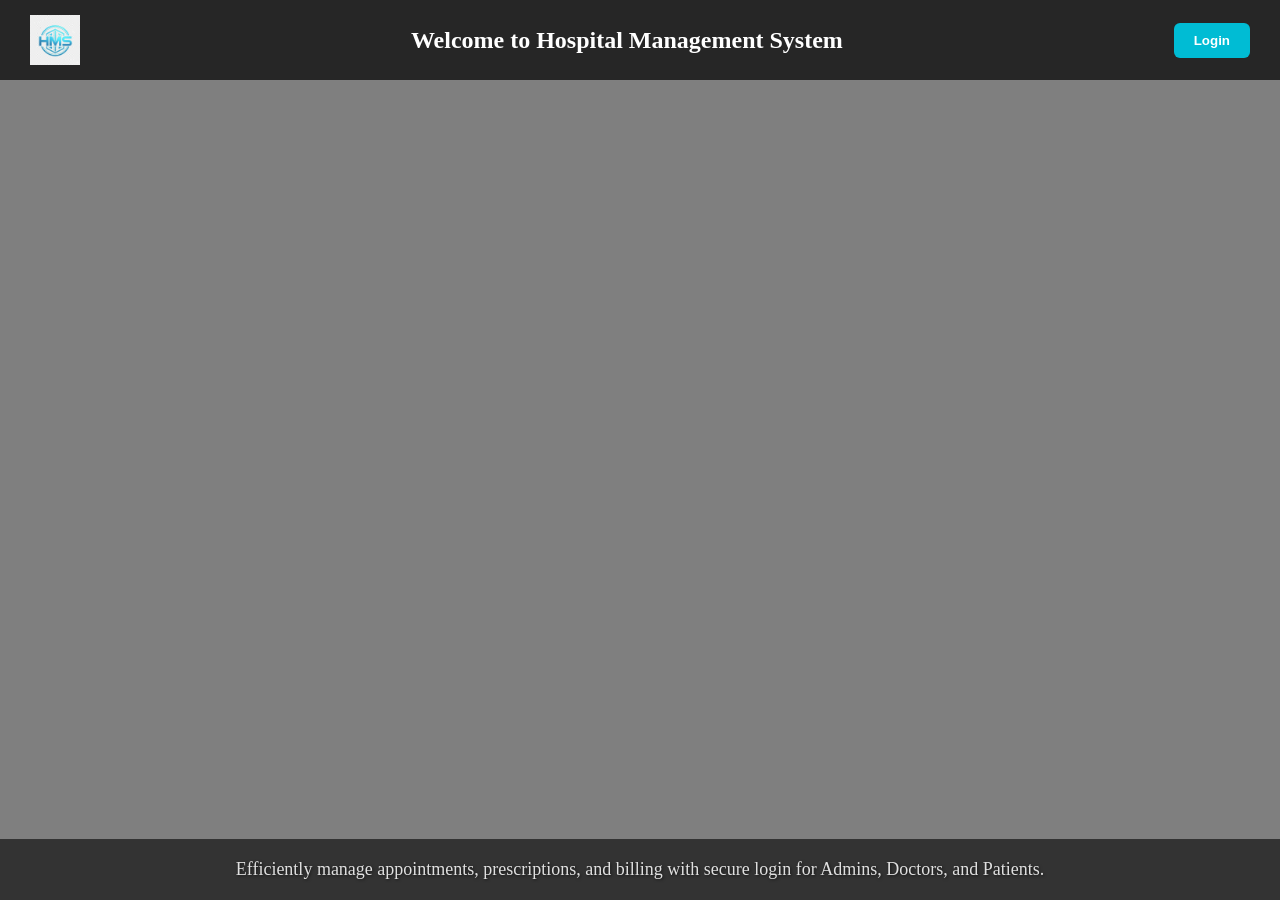
<file: hospital-management/src/main/resources/static/index.html>
<!DOCTYPE html>
<html lang="en">
<head>
    <meta charset="UTF-8" />
    <title>Hospital Portal</title>
    <style>
        /* === RESET & BASIC === */
        * {
          margin: 0;
          padding: 0;
          box-sizing: border-box;
        }

        body {
            background-image: url('http://localhost:8080/images/hms-background.png');
            background-size: cover;
            background-repeat: no-repeat;
            background-position: center;
            min-height: 100vh;
            color: #fff;
            background-color: rgba(0, 0, 0, 0.5);
        }

        /* === NAVBAR === */
        .navbar {
          background-color: rgba(0, 0, 0, 0.7);
          padding: 15px 30px;
          display: flex;
          justify-content: space-between;
          align-items: center;
        }

        .navbar h1 {
          font-size: 24px;
          color: #fff;
        }

        .navbar img {
            height: 50px;
            width: auto;
        }

        .navbar button {
          background-color: #00bcd4;
          color: #fff;
          border: none;
          padding: 10px 20px;
          border-radius: 6px;
          cursor: pointer;
          font-weight: bold;
          transition: background-color 0.3s ease;
        }

        .navbar button:hover {
          background-color: #008fa1;
        }

        /* === FOOTER === */
        footer {
          position: absolute;
          bottom: 0;
          width: 100%;
          background-color: rgba(0, 0, 0, 0.6);
          text-align: center;
          padding: 20px 0;
          font-size: 18px;
          color: #e0e0e0;
          text-shadow: 1px 1px 3px rgba(0, 0, 0, 0.6);
        }

        /* === LOGIN MODAL === */
        .modal {
          display: none;
          position: fixed;
          z-index: 10;
          left: 0;
          top: 0;
          width: 100%;
          height: 100%;
          backdrop-filter: blur(5px);
          justify-content: center;
          align-items: center;
        }

        .modal-content {
          background-color: rgba(0, 0, 0, 0.9);
          padding: 30px 40px;
          border-radius: 10px;
          text-align: center;
          width: 90%;
          max-width: 400px;
        }

        .modal-content h2 {
          margin-bottom: 20px;
        }

        .modal-content button {
          display: block;
          width: 100%;
          padding: 12px;
          margin: 10px 0;
          border: none;
          border-radius: 6px;
          font-weight: bold;
          background-color: #00bcd4;
          color: #fff;
          cursor: pointer;
          transition: background-color 0.3s ease;
        }

        .modal-content button:hover {
          background-color: #009eb2;
        }

        .close {
          position: absolute;
          top: 15px;
          right: 25px;
          font-size: 28px;
          color: #fff;
          cursor: pointer;
        }
    </style>
</head>
<body>

<!-- NAVBAR -->
<nav class="navbar">
    <img src="images/hms-logo.png" alt="Hospital Logo">
    <h1>Welcome to Hospital Management System</h1>
    <button id="loginBtn">Login</button>
</nav>

<!-- FOOTER -->
<footer>
    Efficiently manage appointments, prescriptions, and billing with secure login for Admins, Doctors, and Patients.
</footer>

<!-- LOGIN MODAL -->
<div id="loginModal" class="modal">
    <div class="modal-content">
        <span class="close" id="closeModal">&times;</span>
        <h2>Login As</h2>
        <button onclick="loginAs('admin')">Admin</button>
        <button onclick="loginAs('doctor')">Doctor</button>
        <button onclick="loginAs('patient')">Patient</button>
    </div>
</div>

<script src="login.js"></script>
</body>
</html>
</file>
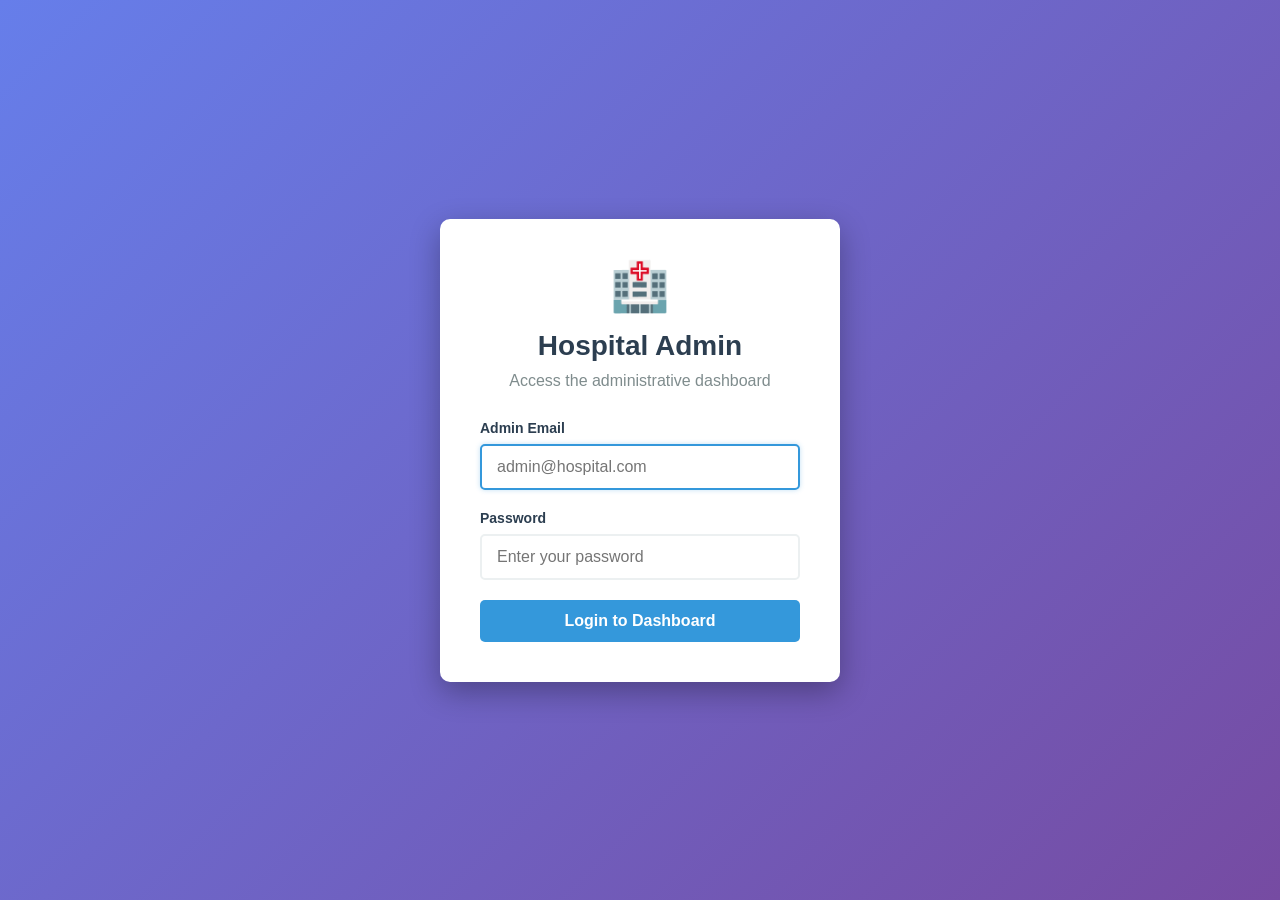
<file: hospital-management/src/main/resources/static/admin-login.html>
<!DOCTYPE html>
<html lang="en">
<head>
    <meta charset="UTF-8" />
    <meta name="viewport" content="width=device-width, initial-scale=1" />
    <title>Admin Login - Hospital Management</title>
    <style>
        * {
            margin: 0;
            padding: 0;
            box-sizing: border-box;
        }

        body {
            font-family: Arial, sans-serif;
            background: linear-gradient(135deg, #667eea 0%, #764ba2 100%);
            height: 100vh;
            display: flex;
            justify-content: center;
            align-items: center;
        }

        .login-container {
            background: white;
            padding: 40px;
            border-radius: 10px;
            box-shadow: 0 10px 30px rgba(0,0,0,0.3);
            width: 100%;
            max-width: 400px;
        }

        .login-header {
            text-align: center;
            margin-bottom: 30px;
        }

        .login-header h1 {
            color: #2c3e50;
            margin-bottom: 10px;
            font-size: 28px;
        }

        .login-header p {
            color: #7f8c8d;
            font-size: 16px;
        }

        .form-group {
            margin-bottom: 20px;
        }

        .form-group label {
            display: block;
            margin-bottom: 8px;
            color: #2c3e50;
            font-weight: bold;
            font-size: 14px;
        }

        .form-group input {
            width: 100%;
            padding: 12px 15px;
            border: 2px solid #ecf0f1;
            border-radius: 5px;
            font-size: 16px;
            transition: border-color 0.3s;
        }

        .form-group input:focus {
            border-color: #3498db;
            outline: none;
            box-shadow: 0 0 5px rgba(52, 152, 219, 0.3);
        }

        .login-btn {
            width: 100%;
            background: #3498db;
            color: white;
            border: none;
            padding: 12px;
            border-radius: 5px;
            font-size: 16px;
            cursor: pointer;
            transition: background 0.3s;
            font-weight: bold;
        }

        .login-btn:hover {
            background: #2980b9;
        }

        .login-btn:active {
            transform: translateY(1px);
        }

        .error-message {
            background: #e74c3c;
            color: white;
            padding: 12px;
            border-radius: 5px;
            margin-bottom: 20px;
            text-align: center;
            display: none;
            font-size: 14px;
        }

        .admin-credentials {
            margin-top: 25px;
            padding: 15px;
            background: #f8f9fa;
            border-radius: 5px;
            font-size: 13px;
            color: #7f8c8d;
            border-left: 4px solid #3498db;
        }

        .admin-credentials h4 {
            margin-bottom: 8px;
            color: #2c3e50;
            font-size: 14px;
        }

        .admin-credentials p {
            margin-bottom: 5px;
        }

        .hospital-icon {
            font-size: 48px;
            margin-bottom: 15px;
        }
    </style>
</head>
<body>
<div class="login-container">
    <div class="login-header">
        <div class="hospital-icon">🏥</div>
        <h1>Hospital Admin</h1>
        <p>Access the administrative dashboard</p>
    </div>

    <div id="error-message" class="error-message"></div>

    <form id="login-form">
        <div class="form-group">
            <label for="email">Admin Email</label>
            <input type="email" id="email" name="email" required
                   placeholder="admin@hospital.com"
                   autocomplete="username">
        </div>

        <div class="form-group">
            <label for="password">Password</label>
            <input type="password" id="password" name="password" required
                   placeholder="Enter your password"
                   autocomplete="current-password">
        </div>

        <button type="submit" class="login-btn">Login to Dashboard</button>
    </form>

</div>

<script src="admin-login.js"></script>
</body>
</html>
</file>
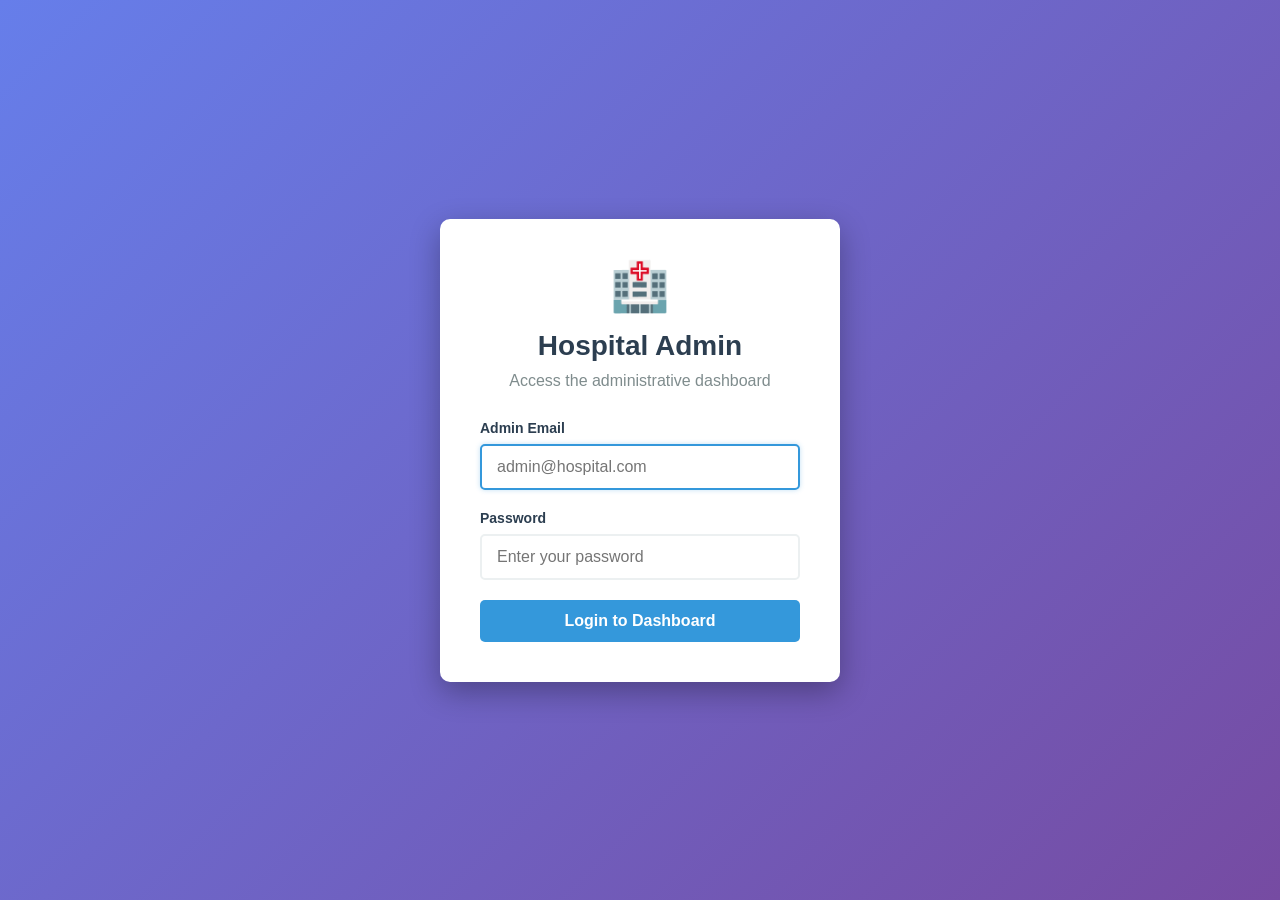
<file: hospital-management/src/main/resources/static/admin.html>
<!DOCTYPE html>
<html lang="en">
<head>
    <meta charset="UTF-8" />
    <meta name="viewport" content="width=device-width, initial-scale=1" />
    <title>Advanced Admin Dashboard</title>
    <style>
        /* Reset and Base Styles */
        * {
            margin: 0;
            padding: 0;
            box-sizing: border-box;
        }

        body {
            font-family: Arial, sans-serif;
            background: #f5f5f5;
            display: grid;
            grid-template-areas:
                "nav nav"
                "sidebar main";
            grid-template-rows: 60px 1fr;
            grid-template-columns: 250px 1fr;
            height: 100vh;
        }

        /* Navigation */
        nav {
            grid-area: nav;
            background: #2c3e50;
            color: white;
            display: flex;
            align-items: center;
            padding: 0 20px;
            font-size: 20px;
            font-weight: bold;
        }

        /* Sidebar */
        #sidebar {
            grid-area: sidebar;
            background: #34495e;
            padding: 20px 0;
        }

        #sidebar button {
            width: 100%;
            padding: 15px 20px;
            background: none;
            border: none;
            color: white;
            text-align: left;
            cursor: pointer;
            font-size: 16px;
            transition: background 0.3s;
        }

        #sidebar button:hover {
            background: #2c3e50;
        }

        #sidebar button.active {
            background: #3498db;
        }

        /* Main Content */
        main {
            grid-area: main;
            padding: 20px;
            overflow-y: auto;
        }

        #main-title {
            margin-bottom: 20px;
            color: #2c3e50;
        }

        #action-buttons-container {
            margin-bottom: 20px;
        }

        .section-btn {
            background: #3498db;
            color: white;
            border: none;
            padding: 10px 20px;
            margin: 5px;
            border-radius: 5px;
            cursor: pointer;
        }

        .section-btn:hover {
            background: #2980b9;
        }

        /* Booked Patients Section */
        .booked-patients-section {
            background: #f8f9fa;
            padding: 20px;
            border-radius: 8px;
            margin-bottom: 20px;
            border-left: 4px solid #007bff;
        }

        .patient-card {
            background: white;
            border: 1px solid #ddd;
            border-radius: 8px;
            padding: 15px;
            margin: 10px 0;
            box-shadow: 0 2px 4px rgba(0,0,0,0.1);
        }

        .patient-actions {
            display: flex;
            gap: 10px;
            margin-top: 10px;
        }

        .action-btn {
            padding: 8px 15px;
            border: none;
            border-radius: 4px;
            cursor: pointer;
            font-size: 12px;
        }

        .generate-bill { background: #28a745; color: white; }
        .update-status { background: #ffc107; color: black; }
        .cancel-appointment { background: #dc3545; color: white; }

        .status-booked { color: #007bff; font-weight: bold; }
        .status-completed { color: #28a745; font-weight: bold; }
        .status-cancelled { color: #dc3545; font-weight: bold; }

        /* Form Panel */
        #formPanel {
            display: none;
            position: fixed;
            top: 0;
            right: 0;
            width: 400px;
            height: 100%;
            background: white;
            box-shadow: -2px 0 10px rgba(0,0,0,0.1);
            padding: 20px;
            overflow-y: auto;
            z-index: 1000;
        }

        .close-btn {
            float: right;
            font-size: 24px;
            cursor: pointer;
        }

        .form-group {
            margin-bottom: 15px;
        }

        .form-group label {
            display: block;
            margin-bottom: 5px;
            font-weight: bold;
        }

        .form-group input,
        .form-group textarea {
            width: 100%;
            padding: 8px;
            border: 1px solid #ddd;
            border-radius: 4px;
        }

        .error {
            color: #dc3545;
            background: #f8d7da;
            padding: 10px;
            border-radius: 4px;
            margin: 10px 0;
        }
    </style>

    <script>
        // Admin Authentication Check
        (function() {
            const isAuthenticated = sessionStorage.getItem('adminAuthenticated');
            const adminEmail = sessionStorage.getItem('adminEmail');
            const loginTime = sessionStorage.getItem('loginTime');

            if (!isAuthenticated || isAuthenticated !== 'true') {
                // Redirect to login page if not authenticated
                console.log('🔐 Authentication required, redirecting to login...');
                window.location.href = 'admin-login.html';
                return;
            }

            // Log admin access
            console.log('👤 Admin authenticated:', adminEmail);
            console.log('🕒 Login time:', new Date(loginTime).toLocaleString());

            // Add logout button to navigation
            document.addEventListener('DOMContentLoaded', function() {
                const nav = document.querySelector('nav');
                const logoutBtn = document.createElement('button');
                logoutBtn.textContent = 'Logout';
                logoutBtn.style.cssText = `
                    background: #e74c3c;
                    color: white;
                    border: none;
                    padding: 8px 15px;
                    border-radius: 4px;
                    cursor: pointer;
                    margin-left: auto;
                    font-size: 14px;
                `;
                logoutBtn.onclick = function() {
                    sessionStorage.removeItem('adminAuthenticated');
                    sessionStorage.removeItem('adminEmail');
                    sessionStorage.removeItem('loginTime');
                    window.location.href = 'admin-login.html';
                };
                nav.appendChild(logoutBtn);
            });

        })();
    </script>
</head>
<body>

<nav>Hospital Admin Dashboard</nav>

<aside id="sidebar">
    <button class="active" data-section="booked-patients" title="Booked Patients">📋 Booked Patients</button>
    <button data-section="bills" title="Manage Bills">💰 Bills</button>
    <button data-section="prescriptions" title="Manage Prescriptions">💊 Prescriptions</button>
    <button data-section="appointments" title="Manage Appointments">📅 Appointments</button>
    <button data-section="departments" title="Manage Departments">🏥 Departments</button>
</aside>

<main id="main">
    <h2 id="main-title">Admin Dashboard</h2>
    <div id="action-buttons-container"></div>
    <!-- Dynamic content will be loaded here -->
</main>

<!-- Slide-in Form Panel -->
<section id="formPanel" aria-hidden="true" aria-label="Form panel">
    <span class="close-btn" id="closeForm">&times;</span>
    <h3 id="formTitle">Form Title</h3>
    <form id="actionForm">
        <!-- Dynamic form inputs go here -->
    </form>
</section>

<script src="admin.js"></script>
</body>
</html>
</file>
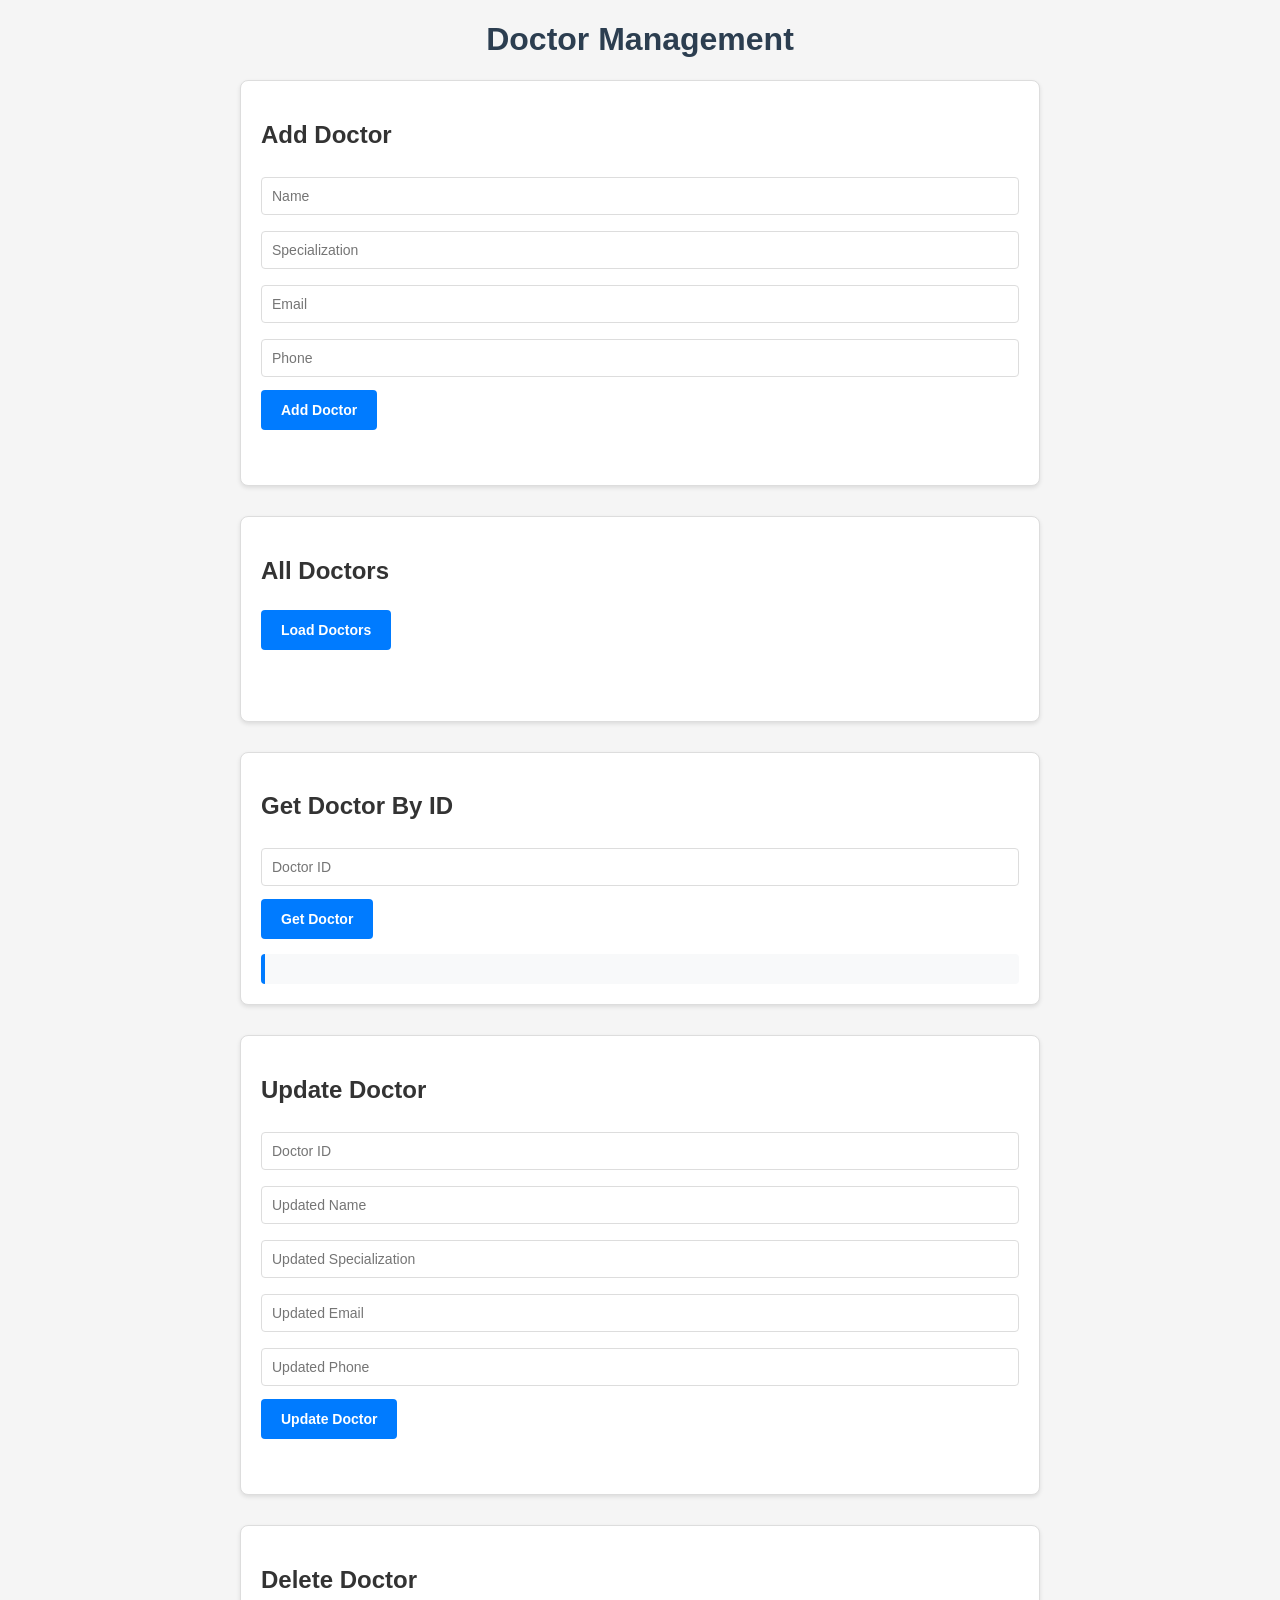
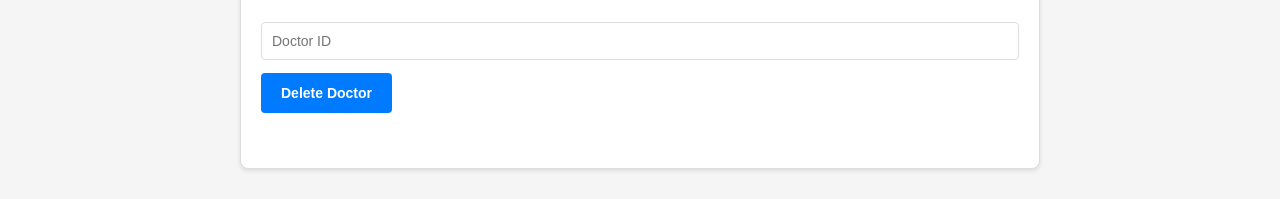
<file: hospital-management/src/main/resources/static/doctor.html>
<!DOCTYPE html>
<html lang="en">
<head>
    <meta charset="UTF-8" />
    <title>Doctor Management Dashboard</title>
    <link rel="stylesheet" href="style.css" />
</head>
<body>

<h1>Doctor Management</h1>

<!-- Add Doctor Section -->
<section>
    <h2>Add Doctor</h2>
    <form id="add-doctor-form">
        <input type="text" name="name" placeholder="Name" required />
        <input type="text" name="specialization" placeholder="Specialization" required />
        <input type="email" name="email" placeholder="Email" required />
        <input type="tel" name="phone" placeholder="Phone" required />
        <button type="submit">Add Doctor</button>
    </form>
    <div id="add-doctor-message" class="message"></div>
</section>

<!-- All Doctors -->
<section>
    <h2>All Doctors</h2>
    <button id="load-doctors">Load Doctors</button>
    <div id="all-doctor-message" class="message"></div>
    <ul id="doctors-list"></ul>
</section>

<!-- Get Doctor By ID -->
<section>
    <h2>Get Doctor By ID</h2>
    <form id="get-doctor-form">
        <input type="number" id="doctor-id" placeholder="Doctor ID" required />
        <button type="submit">Get Doctor</button>
    </form>
    <div id="doctor-details"></div>
    <div id="doctor-message"></div>
</section>

<!-- Update Doctor -->
<section>
    <h2>Update Doctor</h2>
    <form id="update-doctor-form">
        <input type="number" id="update-doctor-id" placeholder="Doctor ID" required/>
        <input type="text" name="name" placeholder="Updated Name" required />
        <input type="text" name="specialization" placeholder="Updated Specialization" required />
        <input type="email" name="email" placeholder="Updated Email" required />
        <input type="tel" name="phone" placeholder="Updated Phone" required />
        <button type="submit">Update Doctor</button>
    </form>
    <div id="update-doctor-message" class="message"></div>
</section>

<!-- Delete Doctor -->
<section>
    <h2>Delete Doctor</h2>
    <form id="delete-doctor-form">
        <input type="number" id="delete-doctor-id" placeholder="Doctor ID" required />
        <button type="submit">Delete Doctor</button>
    </form>
    <div id="delete-doctor-message" class="message"></div>
</section>

<script src="doctor.js"></script>
</body>
</html>
</file>
<file: hospital-management/src/main/resources/static/style.css>
/* Basic styles */
body {
  font-family: Arial, sans-serif;
  max-width: 800px;
  margin: 20px auto;
  padding: 0 15px;
  background-color: #f5f5f5;
}

h1, h2 {
  color: #333;
}

h1 {
  text-align: center;
  color: #2c3e50;
}

section {
  margin-bottom: 30px;
  border: 1px solid #ddd;
  border-radius: 8px;
  padding: 20px;
  background-color: white;
  box-shadow: 0 2px 4px rgba(0,0,0,0.1);
}

input[type="text"],
input[type="email"],
input[type="tel"],
input[type="number"],
input[type="date"],
input[type="time"],
select {
  padding: 10px;
  width: 100%;
  margin: 8px 0;
  box-sizing: border-box;
  border: 1px solid #ddd;
  border-radius: 4px;
  font-size: 14px;
}

input:focus, select:focus {
  border-color: #007bff;
  outline: none;
  box-shadow: 0 0 5px rgba(0,123,255,0.3);
}

button {
  padding: 12px 20px;
  cursor: pointer;
  background-color: #007bff;
  border: none;
  color: white;
  border-radius: 4px;
  font-size: 14px;
  font-weight: bold;
  transition: background-color 0.3s;
  margin: 5px 0;
}

button:hover {
  background-color: #0056b3;
}

#doctor-details, #patient-details {
  margin-top: 10px;
  background-color: #f8f9fa;
  padding: 15px;
  border-radius: 4px;
  border-left: 4px solid #007bff;
}

#doctors-list, #patients-list {
  list-style: none;
  padding-left: 0;
}

#doctors-list li, #patients-list li {
  padding: 15px;
  border-bottom: 1px solid #eee;
  background-color: #f8f9fa;
  margin-bottom: 10px;
  border-radius: 4px;
}

#doctors-list li:last-child, #patients-list li:last-child {
  border-bottom: none;
}

.message {
  margin-top: 10px;
  font-weight: bold;
  padding: 10px;
  border-radius: 4px;
}

.message.error {
  color: #dc3545;
  background-color: #f8d7da;
  border: 1px solid #f5c6cb;
}

hr {
  border: none;
  border-top: 1px solid #ddd;
  margin: 10px 0;
}

/* Responsive design */
@media (max-width: 600px) {
  body {
    margin: 10px auto;
    padding: 0 10px;
  }

  section {
    padding: 15px;
  }

  h1 {
    font-size: 24px;
  }

  h2 {
    font-size: 20px;
  }

  .form-row {
    flex-direction: column;
    gap: 0;
  }
}
</file>
